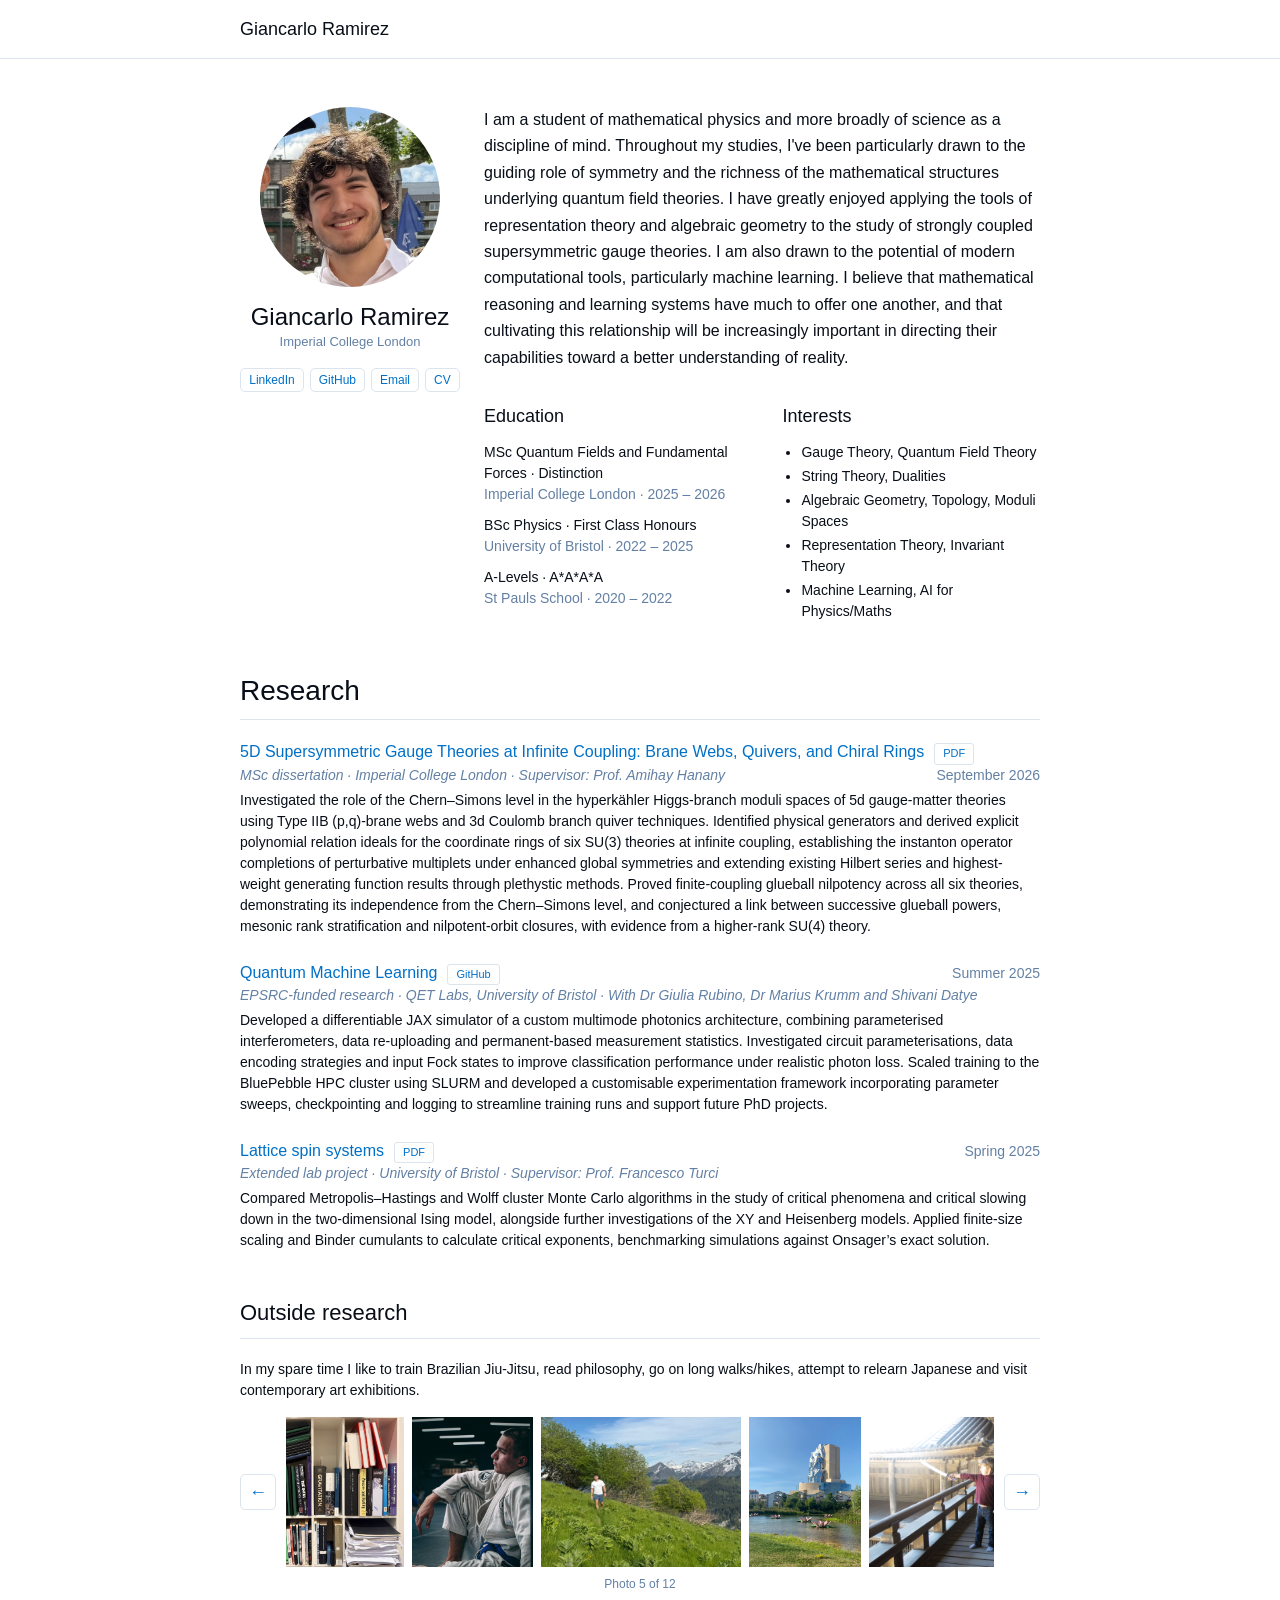
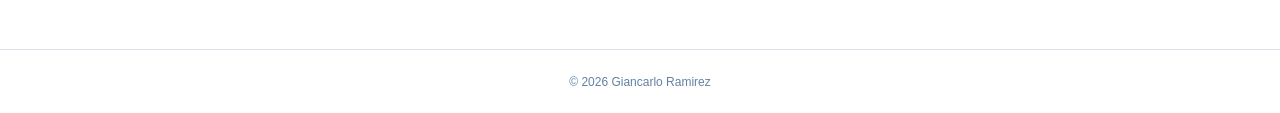
<file: index.html>
<!doctype html>
<html lang="en">
<head>
  <meta charset="utf-8">
  <meta name="viewport" content="width=device-width, initial-scale=1">
  <meta name="description" content="Giancarlo Ramirez’s academic portfolio — theoretical physics, supersymmetric gauge theories, quantum machine learning, and computational physics.">
  <title>Giancarlo Ramirez · Academic portfolio</title>
  <link rel="stylesheet" href="assets/styles.css?v=gallery7">
  <script src="assets/gallery.js?v=gallery7" defer></script>
</head>
<body>
  <a class="skip-link" href="#main">Skip to content</a>
  <header class="site-header">
    <div class="container header-inner">
      <a class="site-name" href="index.html">Giancarlo Ramirez</a>
    </div>
  </header>
  <main id="main" class="container">
    <div class="about-layout">
      <aside class="profile" aria-label="Profile">
        <img class="profile-image" src="assets/profile.jpg" width="180" height="180" alt="Portrait of Giancarlo Ramirez">
        <h1>Giancarlo Ramirez</h1>
        <p class="muted">Imperial College London</p>
        <div class="social-links" aria-label="Contact and academic profiles">
          <a class="button" href="https://www.linkedin.com/in/giancarloramirezuk">LinkedIn</a>
          <a class="button" href="https://github.com/0x47r">GitHub</a>
          <a class="button" href="mailto:giancarlo.ramirez25@imperial.ac.uk">Email</a>
          <a class="button" href="assets/documents/cv.pdf" target="_blank" rel="noopener" aria-label="Open CV PDF in a new tab">CV</a>
        </div>
      </aside>
      <div class="biography">
        <p class="intro">I am a student of mathematical physics and more broadly of science as a discipline of mind. Throughout my studies, I've been particularly drawn to the guiding role of symmetry and the richness of the mathematical structures underlying quantum field theories. I have greatly enjoyed applying the tools of representation theory and algebraic geometry to the study of strongly coupled supersymmetric gauge theories. I am also drawn to the potential of modern computational tools, particularly machine learning. I believe that mathematical reasoning and learning systems have much to offer one another, and that cultivating this relationship will be increasingly important in directing their capabilities toward a better understanding of reality.</p>
        <div class="details">
          <section aria-labelledby="education-heading">
            <h2 id="education-heading">Education</h2>
            <p class="education-entry">MSc Quantum Fields and Fundamental Forces · Distinction<br><span class="muted">Imperial College London · 2025 – 2026</span></p>
            <p class="education-entry">BSc Physics · First Class Honours<br><span class="muted">University of Bristol · 2022 – 2025</span></p>
            <p class="education-entry">A-Levels · A*A*A*A<br><span class="muted">St Pauls School · 2020 – 2022</span></p>
          </section>
          <section aria-labelledby="interests-heading">
            <h2 id="interests-heading">Interests</h2>
            <ul>
              <li>Gauge Theory, Quantum Field Theory</li>
              <li>String Theory, Dualities</li>
              <li>Algebraic Geometry, Topology, Moduli Spaces</li>
              <li>Representation Theory, Invariant Theory</li>
              <li>Machine Learning, AI for Physics/Maths</li>
            </ul>
          </section>
        </div>
      </div>
    </div>
    <section class="home-section" id="research" aria-labelledby="research-heading">
      <h2 class="page-title" id="research-heading">Research</h2>
      <!-- Source: MSc dissertation title page, abstract, introduction and Chapter 8; CV. The thesis PDF is included with the owner’s explicit approval. -->
      <article class="research-entry">
        <div class="entry-heading">
          <h3><a href="thesis.html">5D Supersymmetric Gauge Theories at Infinite Coupling: Brane Webs, Quivers, and Chiral Rings</a></h3>
          <div class="resource-links" aria-label="Resources for the MSc dissertation">
            <a class="button" href="assets/documents/thesis.pdf" target="_blank" rel="noopener" aria-label="Open the thesis PDF in a new tab">PDF</a>
          </div>
        </div>
        <div class="entry-top">
          <p class="entry-subtitle muted">MSc dissertation · Imperial College London · Supervisor: Prof. Amihay Hanany</p>
          <p class="entry-date muted">September 2026</p>
        </div>
        <p class="entry-description">Investigated the role of the Chern–Simons level in the hyperkähler Higgs-branch moduli spaces of 5d gauge-matter theories using Type IIB (p,q)-brane webs and 3d Coulomb branch quiver techniques. Identified physical generators and derived explicit polynomial relation ideals for the coordinate rings of six SU(3) theories at infinite coupling, establishing the instanton operator completions of perturbative multiplets under enhanced global symmetries and extending existing Hilbert series and highest-weight generating function results through plethystic methods. Proved finite-coupling glueball nilpotency across all six theories, demonstrating its independence from the Chern–Simons level, and conjectured a link between successive glueball powers, mesonic rank stratification and nilpotent-orbit closures, with evidence from a higher-rank SU(4) theory.</p>
      </article>
      <!-- Source: CV, funded quantum machine learning research. Descriptive title; no separate report title was supplied. -->
      <article class="research-entry">
        <div class="entry-top">
          <div class="entry-heading">
            <h3>Quantum Machine Learning</h3>
            <div class="resource-links" aria-label="Resources for the quantum machine learning project">
              <a class="button" href="https://github.com/PhotonNNet/photon-net" target="_blank" rel="noopener" aria-label="Open PhotoNNet on GitHub in a new tab">GitHub</a>
            </div>
          </div>
          <p class="entry-date muted">Summer 2025</p>
        </div>
        <p class="entry-subtitle muted">EPSRC-funded research · QET Labs, University of Bristol · With Dr Giulia Rubino, Dr Marius Krumm and Shivani Datye</p>
        <p class="entry-description">Developed a differentiable JAX simulator of a custom multimode photonics architecture, combining parameterised interferometers, data re-uploading and permanent-based measurement statistics. Investigated circuit parameterisations, data encoding strategies and input Fock states to improve classification performance under realistic photon loss. Scaled training to the BluePebble HPC cluster using SLURM and developed a customisable experimentation framework incorporating parameter sweeps, checkpointing and logging to streamline training runs and support future PhD projects.</p>
      </article>
      <!-- Source: Ising project report (9 March 2025), abstract, results and discussion; CV for project type and supervisor. -->
      <article class="research-entry">
        <div class="entry-top">
          <div class="entry-heading">
            <h3>Lattice spin systems</h3>
            <div class="resource-links" aria-label="Resources for the Ising project">
              <a class="button" href="assets/documents/ising.pdf" target="_blank" rel="noopener" aria-label="Open the Ising report PDF in a new tab">PDF</a>
            </div>
          </div>
          <p class="entry-date muted">Spring 2025</p>
        </div>
        <p class="entry-subtitle muted">Extended lab project · University of Bristol · Supervisor: Prof. Francesco Turci</p>
        <p class="entry-description">Compared Metropolis–Hastings and Wolff cluster Monte Carlo algorithms in the study of critical phenomena and critical slowing down in the two-dimensional Ising model, alongside further investigations of the XY and Heisenberg models. Applied finite-size scaling and Binder cumulants to calculate critical exponents, benchmarking simulations against Onsager’s exact solution.</p>
      </article>
    </section>
    <section class="home-section" aria-labelledby="outside-research-heading">
      <h2 class="page-title" id="outside-research-heading">Outside research</h2>
      <p>In my spare time I like to train Brazilian Jiu-Jitsu, read philosophy, go on long walks/hikes, attempt to relearn Japanese and visit contemporary art exhibitions.</p>
      <div class="gallery" aria-label="Outside research photos" role="group">
        <button class="gallery-arrow" type="button" data-gallery-step="-1" aria-label="Previous photo" aria-controls="gallery-track" aria-disabled="true">←</button>
        <ul class="gallery-track" id="gallery-track" aria-label="Photos">
          <li>
            <button class="gallery-thumb" type="button" aria-label="Enlarge photo 1" aria-haspopup="dialog" data-caption-id="photo-caption-1">
              <img src="assets/images/gallery/01.jpg" width="597" height="696" alt="Two athletes grappling on a competition mat" loading="lazy">
            </button>
          </li>
          <li>
            <button class="gallery-thumb" type="button" aria-label="Enlarge photo 2" aria-haspopup="dialog" data-caption-id="photo-caption-2">
              <img src="assets/images/gallery/02.jpg" width="3024" height="4032" alt="A person beside three large sword monuments overlooking the water" loading="lazy">
            </button>
          </li>
          <li>
            <button class="gallery-thumb" type="button" aria-label="Enlarge photo 3" aria-haspopup="dialog" data-caption-id="photo-caption-3">
              <img src="assets/images/gallery/03.jpg" width="4283" height="3547" alt="Books and notebooks arranged on a bookshelf" loading="lazy">
            </button>
          </li>
          <li>
            <button class="gallery-thumb" type="button" aria-label="Enlarge photo 4" aria-haspopup="dialog" data-caption-id="photo-caption-4" data-instagram-url="https://www.instagram.com/p/CwE7Fhjs2al/?utm_source=ig_web_copy_link&amp;jplx=MzRlODBiNWFlZA==&amp;avpt=MzRlODBiNWFlZA==">
              <img src="assets/images/gallery/04.png" width="1440" height="1795" alt="A seated martial artist wearing a white gi and blue belt" loading="lazy">
            </button>
          </li>
          <li>
            <button class="gallery-thumb" type="button" aria-label="Enlarge photo 5" aria-haspopup="dialog" data-caption-id="photo-caption-5">
              <img src="assets/images/gallery/05.jpg" width="1020" height="765" alt="A person hiking in a green mountain landscape" loading="lazy">
            </button>
          </li>
          <li>
            <button class="gallery-thumb" type="button" aria-label="Enlarge photo 6" aria-haspopup="dialog" data-caption-id="photo-caption-6">
              <img src="assets/images/gallery/06.jpg" width="3024" height="4032" alt="A modern tower beside a pond with flower sculptures" loading="lazy">
            </button>
          </li>
          <li>
            <button class="gallery-thumb" type="button" aria-label="Enlarge photo 7" aria-haspopup="dialog" data-caption-id="photo-caption-7">
              <img src="assets/images/gallery/07.jpg" width="2048" height="1536" alt="A child holding a sword on a wooden balcony" loading="lazy">
            </button>
          </li>
          <li>
            <button class="gallery-thumb" type="button" aria-label="Enlarge photo 8" aria-haspopup="dialog" data-caption-id="photo-caption-8">
              <img src="assets/images/gallery/08.jpg" width="739" height="833" alt="A group of martial artists posing together in a gym" loading="lazy">
            </button>
          </li>
          <li>
            <button class="gallery-thumb" type="button" aria-label="Enlarge photo 9" aria-haspopup="dialog" data-caption-id="photo-caption-9">
              <img src="assets/images/gallery/09.jpg" width="3024" height="4032" alt="A stone path through a forest" loading="lazy">
            </button>
          </li>
          <li>
            <button class="gallery-thumb" type="button" aria-label="Enlarge photo 10" aria-haspopup="dialog" data-caption-id="photo-caption-10">
              <img src="assets/images/gallery/10.jpg" width="880" height="1173" alt="A martial artist wearing a blue belt at a competition" loading="lazy">
            </button>
          </li>
          <li>
            <button class="gallery-thumb" type="button" aria-label="Enlarge photo 11" aria-haspopup="dialog" data-caption-id="photo-caption-11">
              <img src="assets/images/gallery/11.jpg" width="3380" height="1441" alt="A colourful abstract painting" loading="lazy">
            </button>
          </li>
          <li>
            <button class="gallery-thumb" type="button" aria-label="Enlarge photo 12" aria-haspopup="dialog" data-caption-id="photo-caption-12">
              <img src="assets/images/gallery/12.jpg" width="4032" height="3024" alt="A modern building and metal sculpture surrounded by greenery" loading="lazy">
            </button>
          </li>
        </ul>
        <button class="gallery-arrow" type="button" data-gallery-step="1" aria-label="Next photo" aria-controls="gallery-track">→</button>
      </div>
      <p class="gallery-preview-position gallery-position muted" aria-live="polite">Photo 1 of 12</p>
      <template id="photo-caption-1">内股 (Uchi mata): Grappling Industries 2024.</template>
      <template id="photo-caption-2">Sverd i fjell (Swords in Rock): Visiting a friend doing his PhD in Stavanger, Norway.</template>
      <template id="photo-caption-3">My collection of books and papers</template>
      <template id="photo-caption-4">Roger Gracie HQ London, original <a href="https://www.instagram.com/p/CwE7Fhjs2al/?utm_source=ig_web_copy_link&amp;jplx=MzRlODBiNWFlZA==&amp;avpt=MzRlODBiNWFlZA==" target="_blank" rel="noopener">photo</a></template>
      <template id="photo-caption-5">Seant-Jean-d'Aulps, France</template>
      <template id="photo-caption-6">LUMA Arles, France</template>
      <template id="photo-caption-7">Me somewhere in Japan. Spend 5 years living in Tokyo after being born in Hong Kong. So probably somewhere close.</template>
      <template id="photo-caption-8">Carpe Diem BJJ Mita, Tokyo, Summer 2023</template>
      <template id="photo-caption-9">Abandoned road, Kyoto</template>
      <template id="photo-caption-10">Bristol Open 2024</template>
      <template id="photo-caption-11">Blue Poles - Number 11, Jackson Pollock. About 20 minutes from my grandparents house in Canberra. At the time it was bought by the Australian Government for $2m it caused a lot of commotion. Hard to understand until you sit there in person and stare at it. Turns out there's some interesting work on this effect, see <a href="https://journals.aps.org/pre/abstract/10.1103/PhysRevE.79.046111" target="_blank" rel="noopener">paper</a>.</template>
      <template id="photo-caption-12">Kita, Osaka</template>
      <dialog class="gallery-dialog" aria-label="Enlarged photo" aria-describedby="gallery-caption">
        <form class="gallery-toolbar" method="dialog">
          <span class="gallery-position muted" aria-live="polite"></span>
          <button class="gallery-close" type="submit" autofocus>Close</button>
        </form>
        <div class="gallery-viewer" role="group" aria-label="Browse enlarged photos">
          <button class="gallery-arrow" type="button" data-dialog-step="-1" aria-label="Previous enlarged photo">←</button>
          <a class="gallery-photo" target="_blank" rel="noopener">
            <img src="assets/images/photo-placeholder.png" alt="">
          </a>
          <button class="gallery-arrow" type="button" data-dialog-step="1" aria-label="Next enlarged photo">→</button>
        </div>
        <p id="gallery-caption"></p>
      </dialog>
    </section>
  </main>
  <footer class="site-footer"><small>© 2026 Giancarlo Ramirez</small></footer>
</body>
</html>
</file>
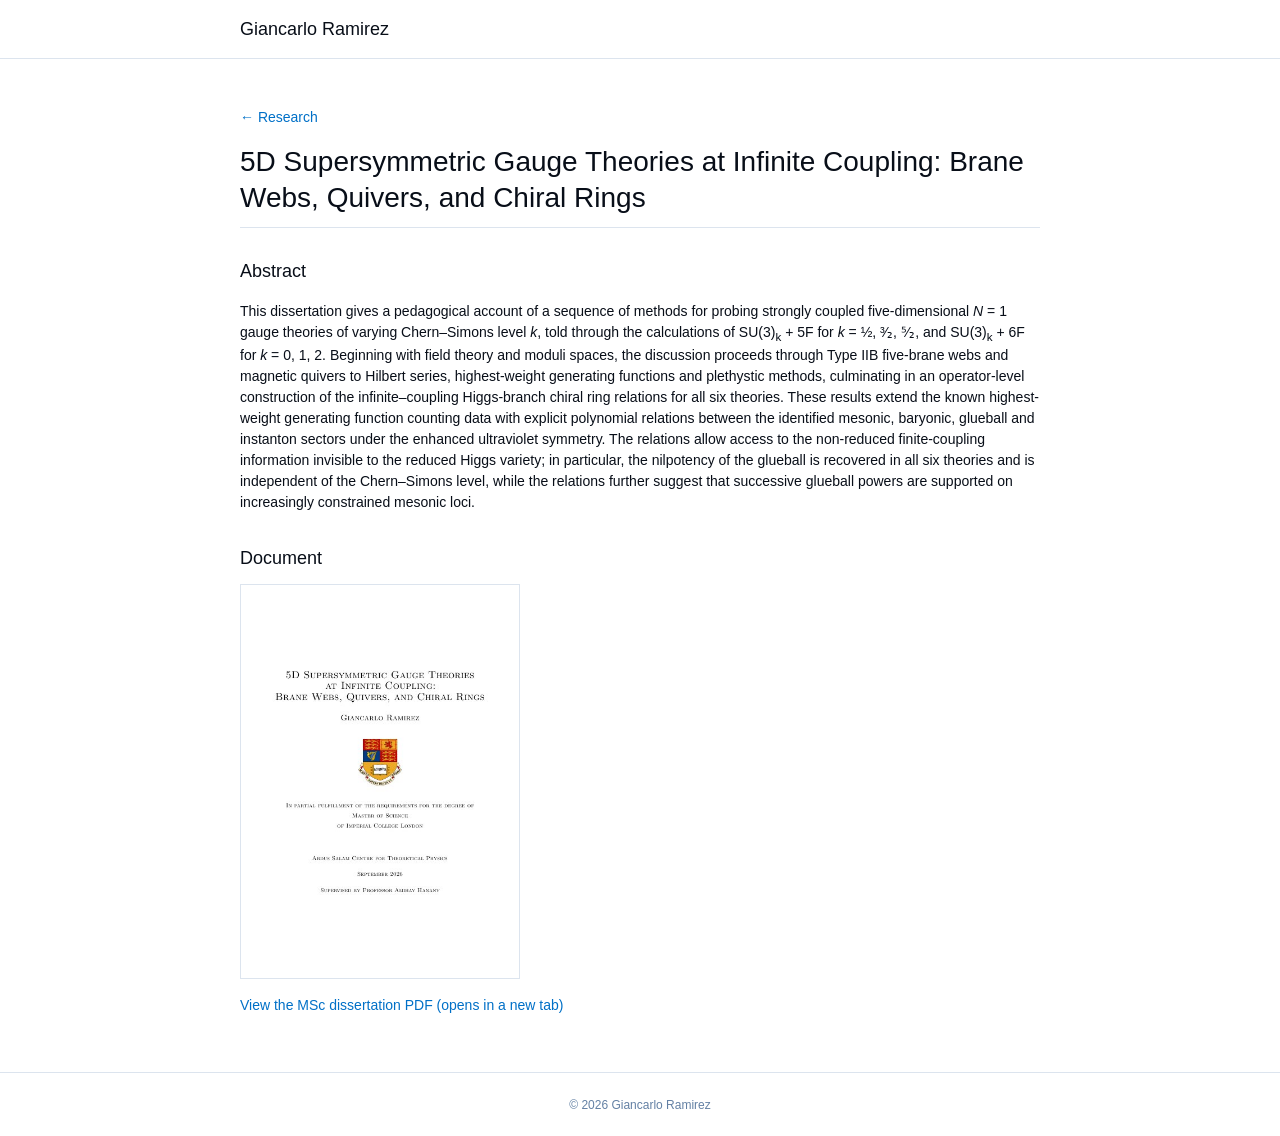
<file: thesis.html>
<!doctype html>
<html lang="en">
<head>
  <meta charset="utf-8">
  <meta name="viewport" content="width=device-width, initial-scale=1">
  <meta name="description" content="Abstract and dissertation on five-dimensional supersymmetric gauge theories by Giancarlo Ramirez.">
  <title>MSc dissertation · Giancarlo Ramirez</title>
  <link rel="stylesheet" href="assets/styles.css">
  <script src="assets/vendor/marked.umd.js" defer></script>
  <script src="assets/project.js" defer></script>
</head>
<body>
  <a class="skip-link" href="#main">Skip to content</a>
  <header class="site-header">
    <div class="container header-inner">
      <a class="site-name" href="index.html">Giancarlo Ramirez</a>
    </div>
  </header>
  <main id="main" class="container project-page">
    <p class="back-link"><a href="index.html#research">← Research</a></p>
    <h1 class="page-title">5D Supersymmetric Gauge Theories at Infinite Coupling: Brane Webs, Quivers, and Chiral Rings</h1>
    <article class="project-content" id="project-content" data-markdown="projects/thesis.md" aria-label="Project summary" aria-live="polite">
      <p>Loading project summary…</p>
    </article>
    <noscript><p>JavaScript is required to display the Markdown summary. <a href="projects/thesis.md">Read the Markdown source</a>.</p></noscript>
    <section class="project-document" aria-labelledby="document-heading">
      <h2 id="document-heading">Document</h2>
      <figure class="document-preview">
        <a href="assets/documents/thesis.pdf" target="_blank" rel="noopener" aria-label="Open the MSc dissertation PDF in a new tab">
          <img src="assets/images/thesis-cover.jpg" alt="First page of the MSc dissertation" width="495" height="700" loading="lazy">
        </a>
        <figcaption><a href="assets/documents/thesis.pdf" target="_blank" rel="noopener">View the MSc dissertation PDF (opens in a new tab)</a></figcaption>
      </figure>
    </section>
  </main>
  <footer class="site-footer"><small>© 2026 Giancarlo Ramirez</small></footer>
</body>
</html>
</file>
<file: assets/styles.css>
:root {
  color-scheme: light;
  --text: #080e18;
  --blue: #0070c7;
  --muted: #6380a4;
  --border: #dce4ee;
}
* { box-sizing: border-box; }
body {
  margin: 0;
  min-height: 100vh;
  min-height: 100svh;
  display: flex;
  flex-direction: column;
  background: #fff;
  color: var(--text);
  font-family: "Source Sans 3", "Source Sans Pro", "Segoe UI", Arial, sans-serif;
  font-size: 14px;
  line-height: 1.5;
}
a { color: var(--blue); text-decoration: none; }
a:hover { text-decoration: underline; }
a:focus-visible, button:focus-visible { outline: 2px solid var(--blue); outline-offset: 4px; }
.container { width: min(100% - 40px, 800px); margin-inline: auto; }
.site-header { border-bottom: 1px solid var(--border); }
.header-inner { min-height: 58px; display: flex; align-items: center; justify-content: space-between; gap: 20px; }
.site-name { color: var(--text); font-size: 18px; font-weight: 500; }
main.container { flex: 1; padding-top: 48px; padding-bottom: 56px; }
h1, h2, h3, p { margin: 0; }
h2 { font-size: 18px; font-weight: 500; margin-bottom: 12px; }
.muted { color: var(--muted); }
.about-layout { display: grid; grid-template-columns: 220px minmax(0, 1fr); gap: 24px; align-content: start; }
.profile { text-align: center; }
.profile-image { display: block; width: 180px; height: 180px; object-fit: cover; object-position: 50% 48%; border-radius: 50%; margin: 0 auto 14px; }
.profile h1 { font-size: 24px; line-height: 1.3; font-weight: 500; }
.profile p { font-size: 13px; line-height: 1.5; }
.social-links { display: flex; flex-wrap: wrap; justify-content: center; gap: 6px; margin-top: 16px; }
.button { display: inline-block; border: 1px solid var(--border); border-radius: 5px; padding: 3px 8px; color: var(--blue); font-size: 12px; line-height: 1.4; white-space: nowrap; }
[aria-disabled="true"] { cursor: default; }
.intro { font-size: 16px; line-height: 1.65; }
.details { display: grid; grid-template-columns: 1.05fr 1fr; gap: 28px; margin-top: 32px; }
.education-entry + .education-entry { margin-top: 10px; }
ul { margin: 0; padding-left: 19px; }
li { margin-bottom: 3px; }
.page-title { font-size: 28px; font-weight: 500; line-height: 1.3; padding-bottom: 10px; border-bottom: 1px solid var(--border); margin: 0 0 30px; }
.home-section { margin-top: 48px; }
.home-section .page-title { margin-bottom: 20px; }
#outside-research-heading { font-size: 22px; }
.research-entry + .research-entry { margin-top: 24px; }
.entry-top { display: flex; align-items: baseline; justify-content: space-between; gap: 18px; }
.entry-heading { display: flex; align-items: baseline; flex-wrap: wrap; gap: 4px 10px; min-width: 0; }
.entry-heading h3 { overflow-wrap: anywhere; }
h3 { color: var(--blue); font-size: 16px; font-weight: 500; }
.resource-links { display: flex; flex-wrap: wrap; gap: 7px; }
.resource-links .button { border-radius: 3px; padding: 2px 8px; font-size: 11px; }
.entry-date { flex-shrink: 0; font-size: 14px; }
.entry-subtitle { font-style: italic; }
.entry-description { margin-top: 4px; }
.site-footer { border-top: 1px solid var(--border); text-align: center; padding: 21px 20px; color: var(--muted); }
.site-footer small { font-size: 12px; }
.skip-link { position: absolute; left: 16px; top: -60px; background: white; padding: 8px; z-index: 1; }
.skip-link:focus { top: 8px; }

.gallery {
  display: grid;
  grid-template-columns: auto minmax(0, 1fr) auto;
  align-items: center;
  gap: 10px;
  margin-top: 16px;
}
.gallery-track {
  display: flex;
  align-items: center;
  gap: 8px;
  padding: 0;
  list-style: none;
  overflow-x: auto;
  scroll-snap-type: x mandatory;
  scrollbar-width: none;
}
.gallery-track li { flex: none; margin: 0; scroll-snap-align: center; }
.gallery-arrow, .gallery-close {
  border: 1px solid var(--border);
  border-radius: 5px;
  background: white;
  color: var(--blue);
  font: inherit;
  cursor: pointer;
}
.gallery-arrow { width: 36px; height: 36px; padding: 0; font-size: 18px; }
.gallery-arrow[aria-disabled="true"] { color: var(--muted); opacity: .6; cursor: default; }
.gallery-thumb { display: block; padding: 0; border: 0; background: transparent; cursor: zoom-in; }
.gallery-thumb img { display: block; width: auto; height: auto; max-width: min(55vw, 400px); max-height: 150px; }
.gallery-thumb:focus-visible { outline-color: var(--blue); outline-offset: -3px; }
.gallery-dialog {
  width: min(100% - 40px, 850px);
  max-height: calc(100% - 40px);
  border: 1px solid var(--border);
  border-radius: 5px;
  padding: 16px;
  color: var(--text);
}
.gallery-dialog::backdrop { background: rgb(8 14 24 / .72); }
.gallery-toolbar { display: flex; align-items: center; gap: 8px; }
.gallery-toolbar { justify-content: space-between; margin-bottom: 10px; }
.gallery-position { font-size: 12px; white-space: nowrap; }
.gallery-preview-position { text-align: center; margin-top: 8px; }
.gallery-close { padding: 5px 10px; }
.gallery-viewer { display: grid; grid-template-columns: 36px minmax(0, 1fr) 36px; align-items: center; gap: 8px; }
.gallery-photo { display: block; }
.gallery-photo img { display: block; width: 100%; height: auto; max-height: 65dvh; object-fit: contain; }
.gallery-dialog p { margin-top: 10px; }

@media (max-width: 650px) {
  main.container { padding-top: 32px; }
  .about-layout { grid-template-columns: 1fr; gap: 32px; }
  .details { margin-top: 26px; }
  .entry-top { flex-direction: column; gap: 4px; }
}
@media (max-width: 400px) {
  .details { grid-template-columns: 1fr; gap: 24px; }
}
.back-link { margin-bottom: 16px; }
.project-page .page-title { overflow-wrap: anywhere; }
.project-content > * + * { margin-top: 16px; }
.project-content h2, .project-content h3 { margin-top: 28px; }
.project-content > :first-child { margin-top: 0; }
.project-content img { display: block; max-width: 100%; height: auto; margin-block: 16px; }
.project-content pre { overflow-x: auto; padding: 12px; border: 1px solid var(--border); }
.project-content table { display: block; max-width: 100%; overflow-x: auto; border-collapse: collapse; }
.project-content th, .project-content td { padding: 6px 10px; border: 1px solid var(--border); }
.project-document { margin-top: 32px; }
.document-preview { margin: 0; }
.document-preview > a { display: inline-block; max-width: 100%; }
.document-preview img { display: block; width: min(100%, 280px); height: auto; border: 1px solid var(--border); }
.document-preview figcaption { margin-top: 10px; }
</file>
